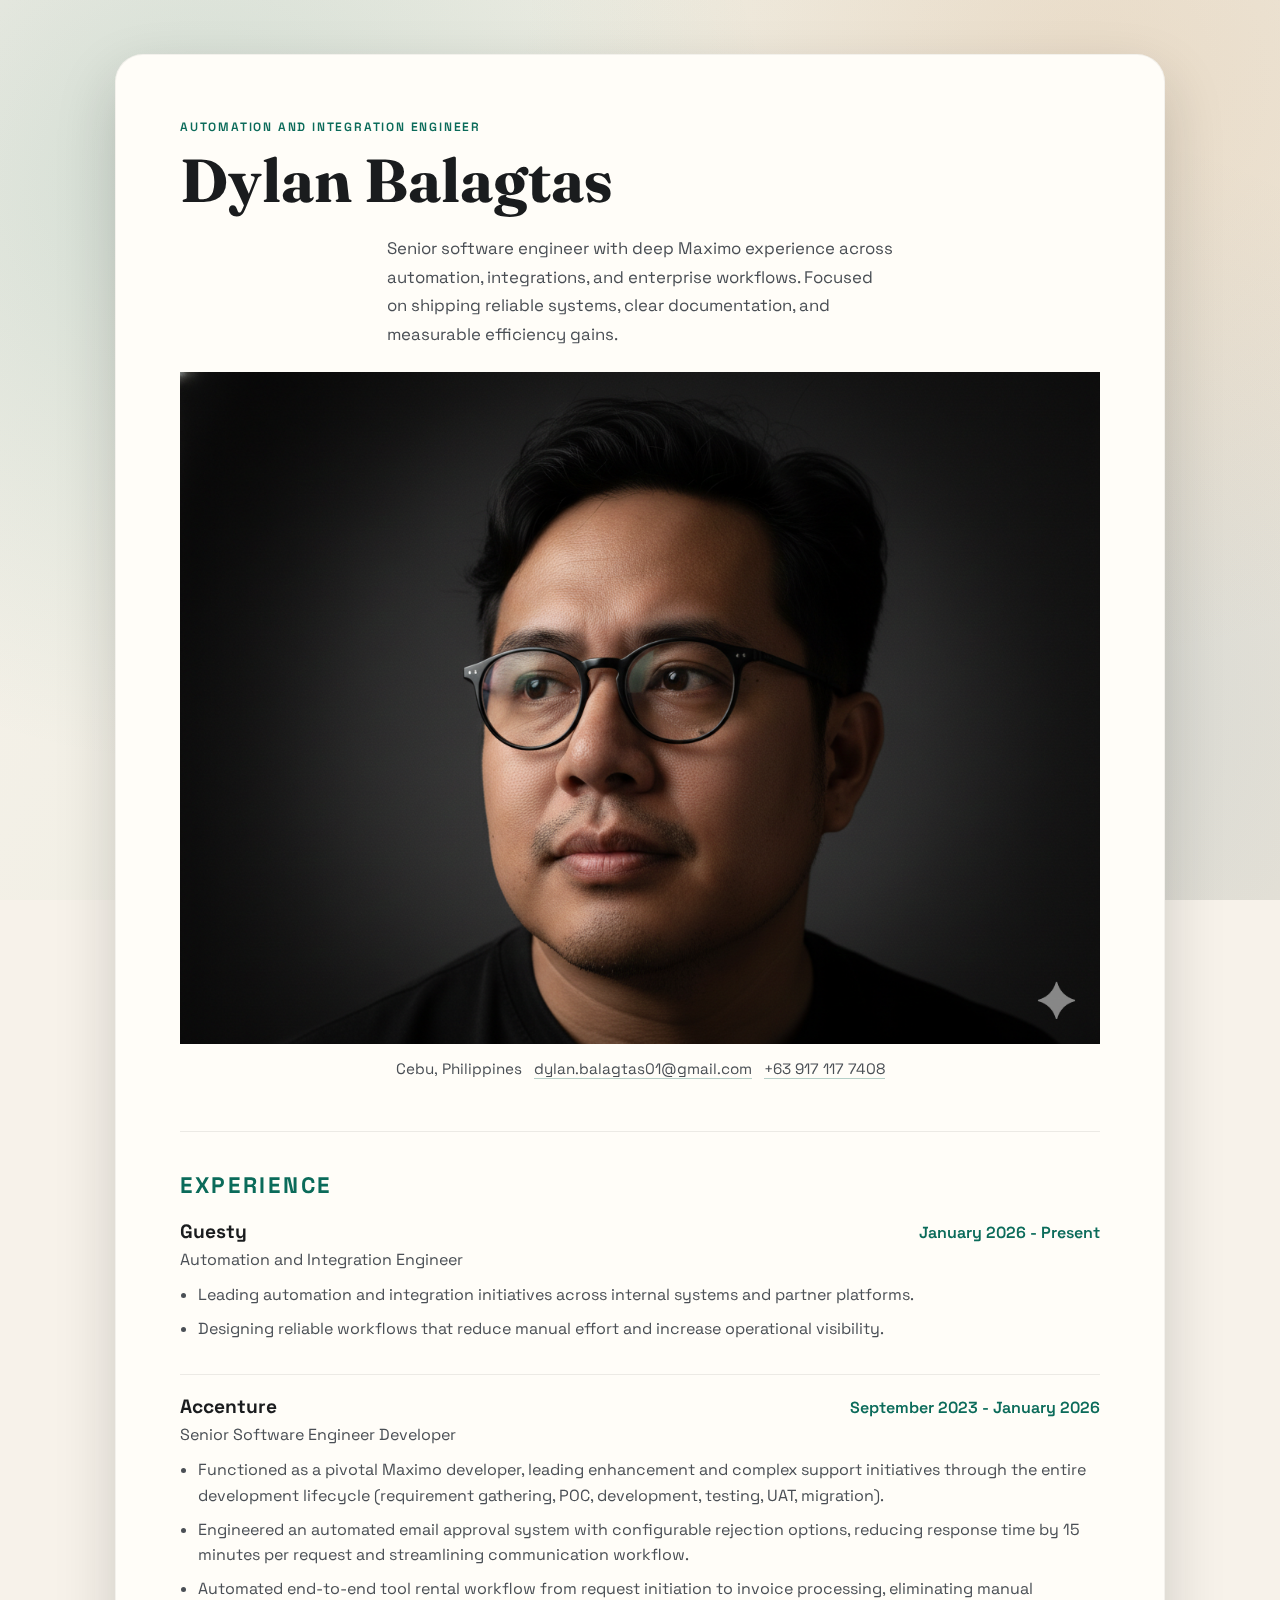
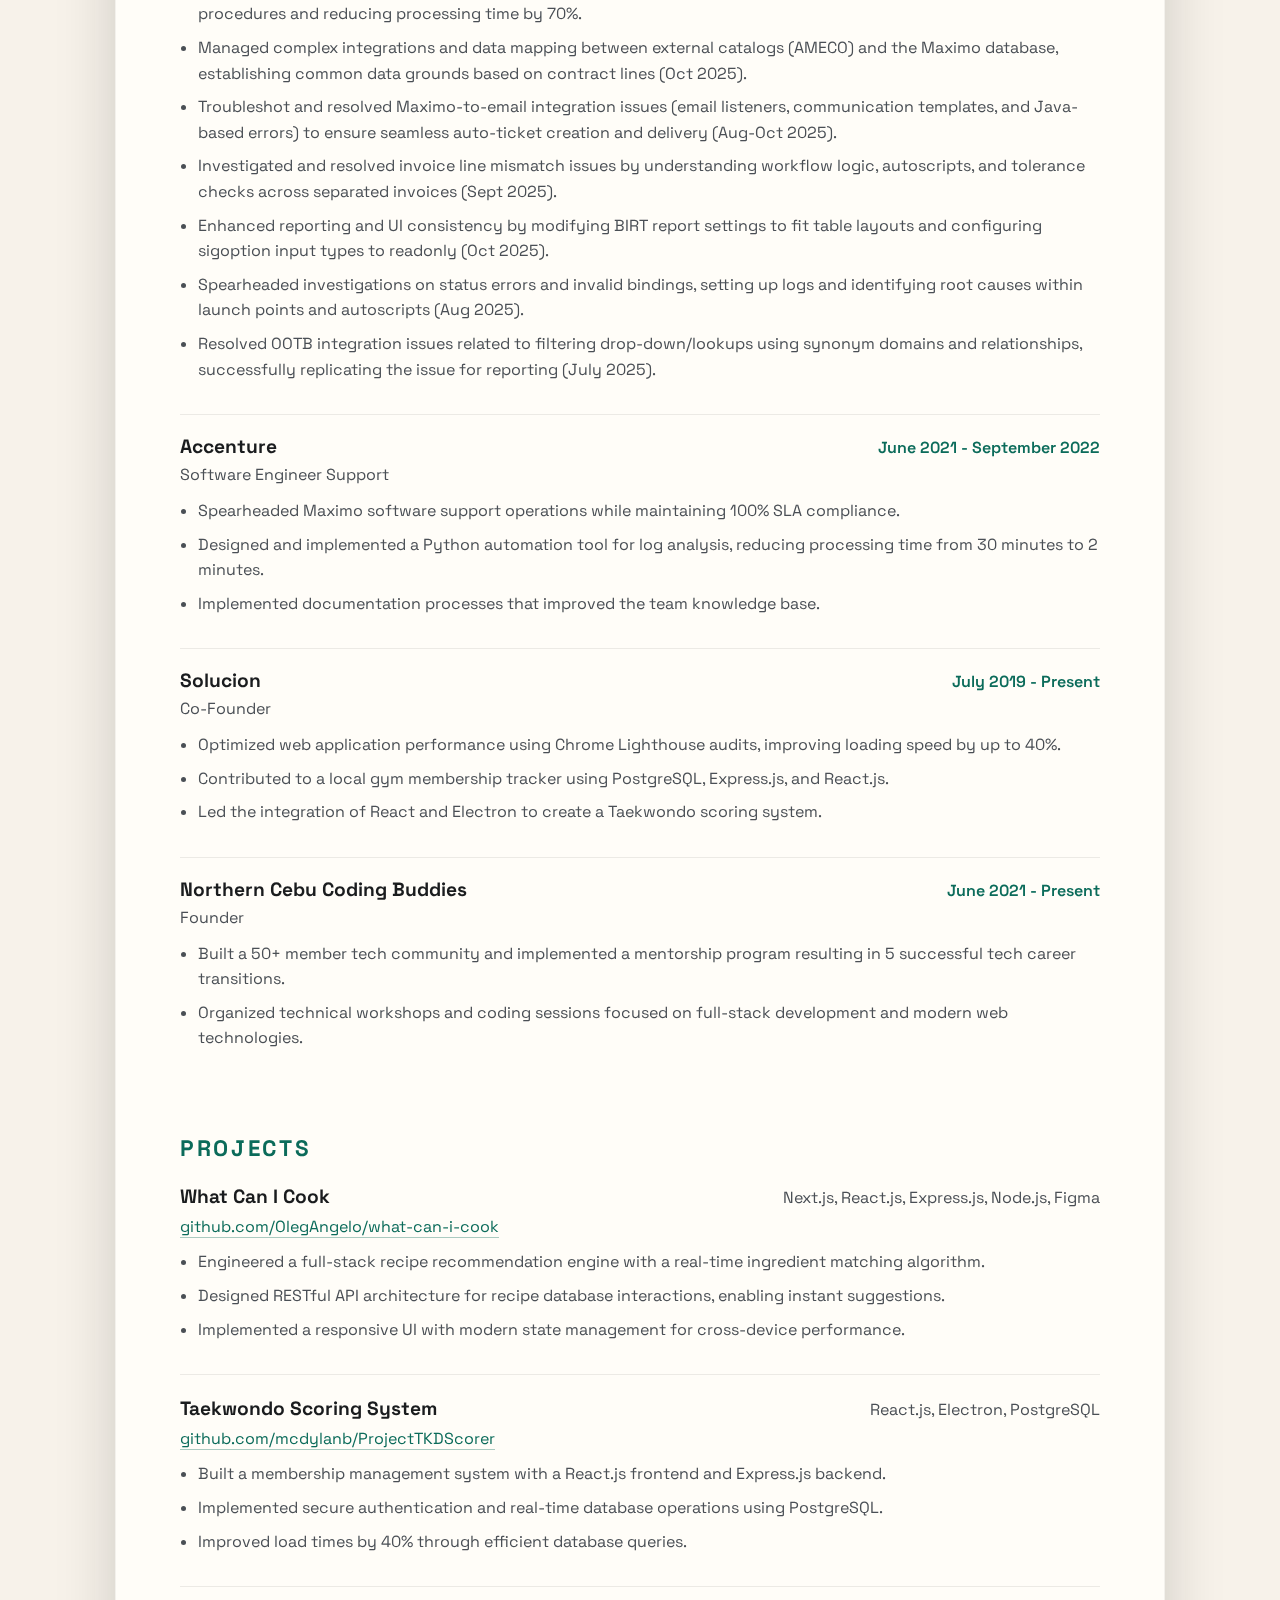
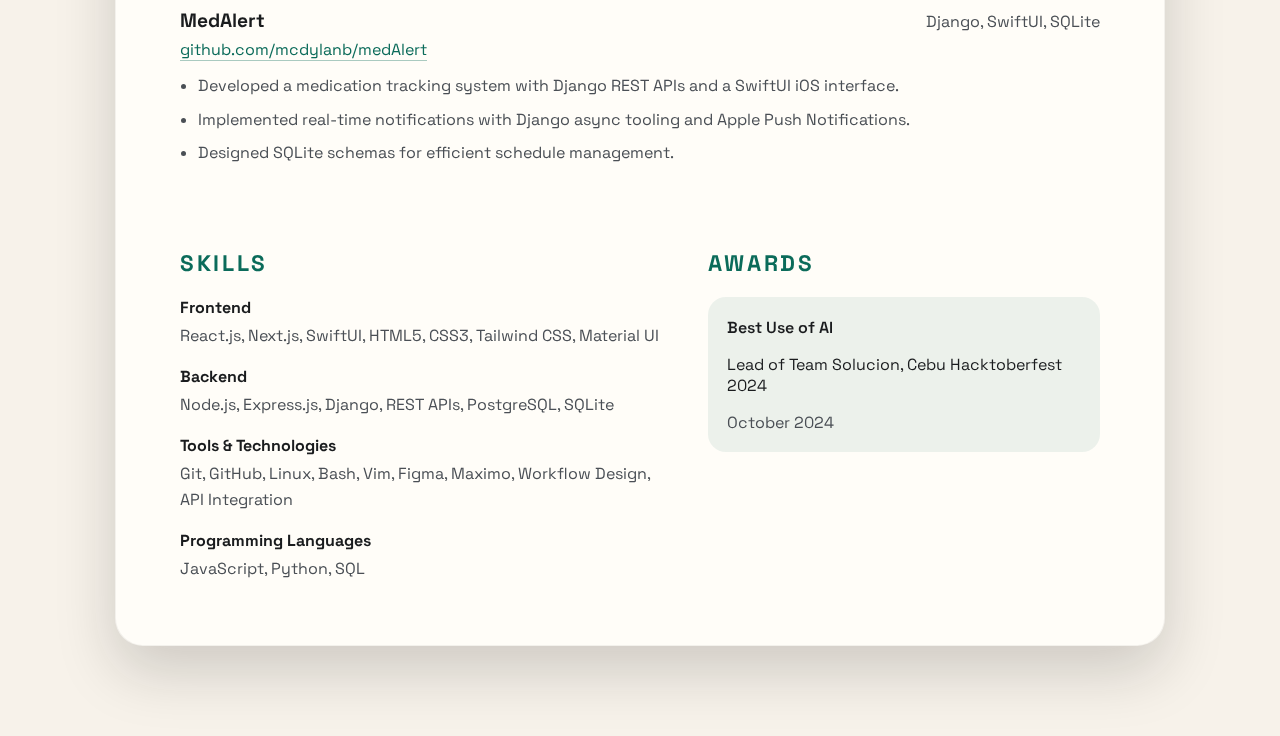
<file: index.html>
<!doctype html>
<html lang="en">
  <head>
    <meta charset="utf-8" />
    <meta name="viewport" content="width=device-width, initial-scale=1" />
    <title>Dylan Balagtas | Resume</title>
    <link rel="preconnect" href="https://fonts.googleapis.com" />
    <link rel="preconnect" href="https://fonts.gstatic.com" crossorigin />
    <link
      href="https://fonts.googleapis.com/css2?family=Fraunces:opsz,wght@9..144,500;9..144,700&family=Space+Grotesk:wght@400;500;600&display=swap"
      rel="stylesheet"
    />
    <link rel="stylesheet" href="styles.css" />
  </head>
  <body>
    <div class="parallax" aria-hidden="true"></div>
    <main class="page">
      <section class="resume">
        <header class="hero">
          <div class="hero-main">
            <p class="eyebrow">Automation and Integration Engineer</p>
            <h1>Dylan Balagtas</h1>
            <p class="summary">
              Senior software engineer with deep Maximo experience across
              automation, integrations, and enterprise workflows. Focused on
              shipping reliable systems, clear documentation, and measurable
              efficiency gains.
            </p>
          </div>
          <div class="hero-aside">
            <img
              class="avatar"
              src="profile.png"
              alt="Portrait of Dylan Balagtas"
              loading="lazy"
            />
            <div class="contact">
              <p>Cebu, Philippines</p>
              <p><a href="mailto:dylan.balagtas01@gmail.com">dylan.balagtas01@gmail.com</a></p>
              <p><a href="tel:+639171177408">+63 917 117 7408</a></p>
            </div>
          </div>
        </header>

        <section class="section">
          <h2>Experience</h2>

          <div class="role">
            <div class="role-head">
              <div>
                <h3>Guesty</h3>
                <p class="role-title">Automation and Integration Engineer</p>
              </div>
              <p class="role-meta">January 2026 - Present</p>
            </div>
            <ul>
              <li>Leading automation and integration initiatives across internal systems and partner platforms.</li>
              <li>Designing reliable workflows that reduce manual effort and increase operational visibility.</li>
            </ul>
          </div>

          <div class="role">
            <div class="role-head">
              <div>
                <h3>Accenture</h3>
                <p class="role-title">Senior Software Engineer Developer</p>
              </div>
              <p class="role-meta">September 2023 - January 2026</p>
            </div>
            <ul>
              <li>
                Functioned as a pivotal Maximo developer, leading enhancement
                and complex support initiatives through the entire development
                lifecycle (requirement gathering, POC, development, testing,
                UAT, migration).
              </li>
              <li>
                Engineered an automated email approval system with configurable
                rejection options, reducing response time by 15 minutes per
                request and streamlining communication workflow.
              </li>
              <li>
                Automated end-to-end tool rental workflow from request
                initiation to invoice processing, eliminating manual procedures
                and reducing processing time by 70%.
              </li>
              <li>
                Managed complex integrations and data mapping between external
                catalogs (AMECO) and the Maximo database, establishing common
                data grounds based on contract lines (Oct 2025).
              </li>
              <li>
                Troubleshot and resolved Maximo-to-email integration issues
                (email listeners, communication templates, and Java-based
                errors) to ensure seamless auto-ticket creation and delivery
                (Aug-Oct 2025).
              </li>
              <li>
                Investigated and resolved invoice line mismatch issues by
                understanding workflow logic, autoscripts, and tolerance checks
                across separated invoices (Sept 2025).
              </li>
              <li>
                Enhanced reporting and UI consistency by modifying BIRT report
                settings to fit table layouts and configuring sigoption input
                types to readonly (Oct 2025).
              </li>
              <li>
                Spearheaded investigations on status errors and invalid
                bindings, setting up logs and identifying root causes within
                launch points and autoscripts (Aug 2025).
              </li>
              <li>
                Resolved OOTB integration issues related to filtering
                drop-down/lookups using synonym domains and relationships,
                successfully replicating the issue for reporting (July 2025).
              </li>
            </ul>
          </div>

          <div class="role">
            <div class="role-head">
              <div>
                <h3>Accenture</h3>
                <p class="role-title">Software Engineer Support</p>
              </div>
              <p class="role-meta">June 2021 - September 2022</p>
            </div>
            <ul>
              <li>
                Spearheaded Maximo software support operations while maintaining
                100% SLA compliance.
              </li>
              <li>
                Designed and implemented a Python automation tool for log
                analysis, reducing processing time from 30 minutes to 2 minutes.
              </li>
              <li>
                Implemented documentation processes that improved the team
                knowledge base.
              </li>
            </ul>
          </div>

          <div class="role">
            <div class="role-head">
              <div>
                <h3>Solucion</h3>
                <p class="role-title">Co-Founder</p>
              </div>
              <p class="role-meta">July 2019 - Present</p>
            </div>
            <ul>
              <li>
                Optimized web application performance using Chrome Lighthouse
                audits, improving loading speed by up to 40%.
              </li>
              <li>
                Contributed to a local gym membership tracker using PostgreSQL,
                Express.js, and React.js.
              </li>
              <li>
                Led the integration of React and Electron to create a
                Taekwondo scoring system.
              </li>
            </ul>
          </div>

          <div class="role">
            <div class="role-head">
              <div>
                <h3>Northern Cebu Coding Buddies</h3>
                <p class="role-title">Founder</p>
              </div>
              <p class="role-meta">June 2021 - Present</p>
            </div>
            <ul>
              <li>
                Built a 50+ member tech community and implemented a mentorship
                program resulting in 5 successful tech career transitions.
              </li>
              <li>
                Organized technical workshops and coding sessions focused on
                full-stack development and modern web technologies.
              </li>
            </ul>
          </div>
        </section>

        <section class="section">
          <h2>Projects</h2>

          <div class="project">
            <div class="project-head">
              <h3>What Can I Cook</h3>
              <p class="project-stack">Next.js, React.js, Express.js, Node.js, Figma</p>
            </div>
            <p class="project-links">
              <a href="https://github.com/OlegAngelo/what-can-i-cook">github.com/OlegAngelo/what-can-i-cook</a>
            </p>
            <ul>
              <li>
                Engineered a full-stack recipe recommendation engine with a
                real-time ingredient matching algorithm.
              </li>
              <li>
                Designed RESTful API architecture for recipe database
                interactions, enabling instant suggestions.
              </li>
              <li>
                Implemented a responsive UI with modern state management for
                cross-device performance.
              </li>
            </ul>
          </div>

          <div class="project">
            <div class="project-head">
              <h3>Taekwondo Scoring System</h3>
              <p class="project-stack">React.js, Electron, PostgreSQL</p>
            </div>
            <p class="project-links">
              <a href="https://github.com/mcdylanb/ProjectTKDScorer">github.com/mcdylanb/ProjectTKDScorer</a>
            </p>
            <ul>
              <li>
                Built a membership management system with a React.js frontend
                and Express.js backend.
              </li>
              <li>
                Implemented secure authentication and real-time database
                operations using PostgreSQL.
              </li>
              <li>
                Improved load times by 40% through efficient database queries.
              </li>
            </ul>
          </div>

          <div class="project">
            <div class="project-head">
              <h3>MedAlert</h3>
              <p class="project-stack">Django, SwiftUI, SQLite</p>
            </div>
            <p class="project-links">
              <a href="https://github.com/mcdylanb/medAlert">github.com/mcdylanb/medAlert</a>
            </p>
            <ul>
              <li>
                Developed a medication tracking system with Django REST APIs
                and a SwiftUI iOS interface.
              </li>
              <li>
                Implemented real-time notifications with Django async tooling
                and Apple Push Notifications.
              </li>
              <li>
                Designed SQLite schemas for efficient schedule management.
              </li>
            </ul>
          </div>
        </section>

        <section class="section split">
          <div>
            <h2>Skills</h2>
            <div class="skills">
              <div>
                <h4>Frontend</h4>
                <p>React.js, Next.js, SwiftUI, HTML5, CSS3, Tailwind CSS, Material UI</p>
              </div>
              <div>
                <h4>Backend</h4>
                <p>Node.js, Express.js, Django, REST APIs, PostgreSQL, SQLite</p>
              </div>
              <div>
                <h4>Tools & Technologies</h4>
                <p>Git, GitHub, Linux, Bash, Vim, Figma, Maximo, Workflow Design, API Integration</p>
              </div>
              <div>
                <h4>Programming Languages</h4>
                <p>JavaScript, Python, SQL</p>
              </div>
            </div>
          </div>
          <div>
            <h2>Awards</h2>
            <div class="award">
              <p class="award-title">Best Use of AI</p>
              <p>Lead of Team Solucion, Cebu Hacktoberfest 2024</p>
              <p class="award-meta">October 2024</p>
            </div>
          </div>
        </section>
      </section>
    </main>
  </body>
</html>
</file>
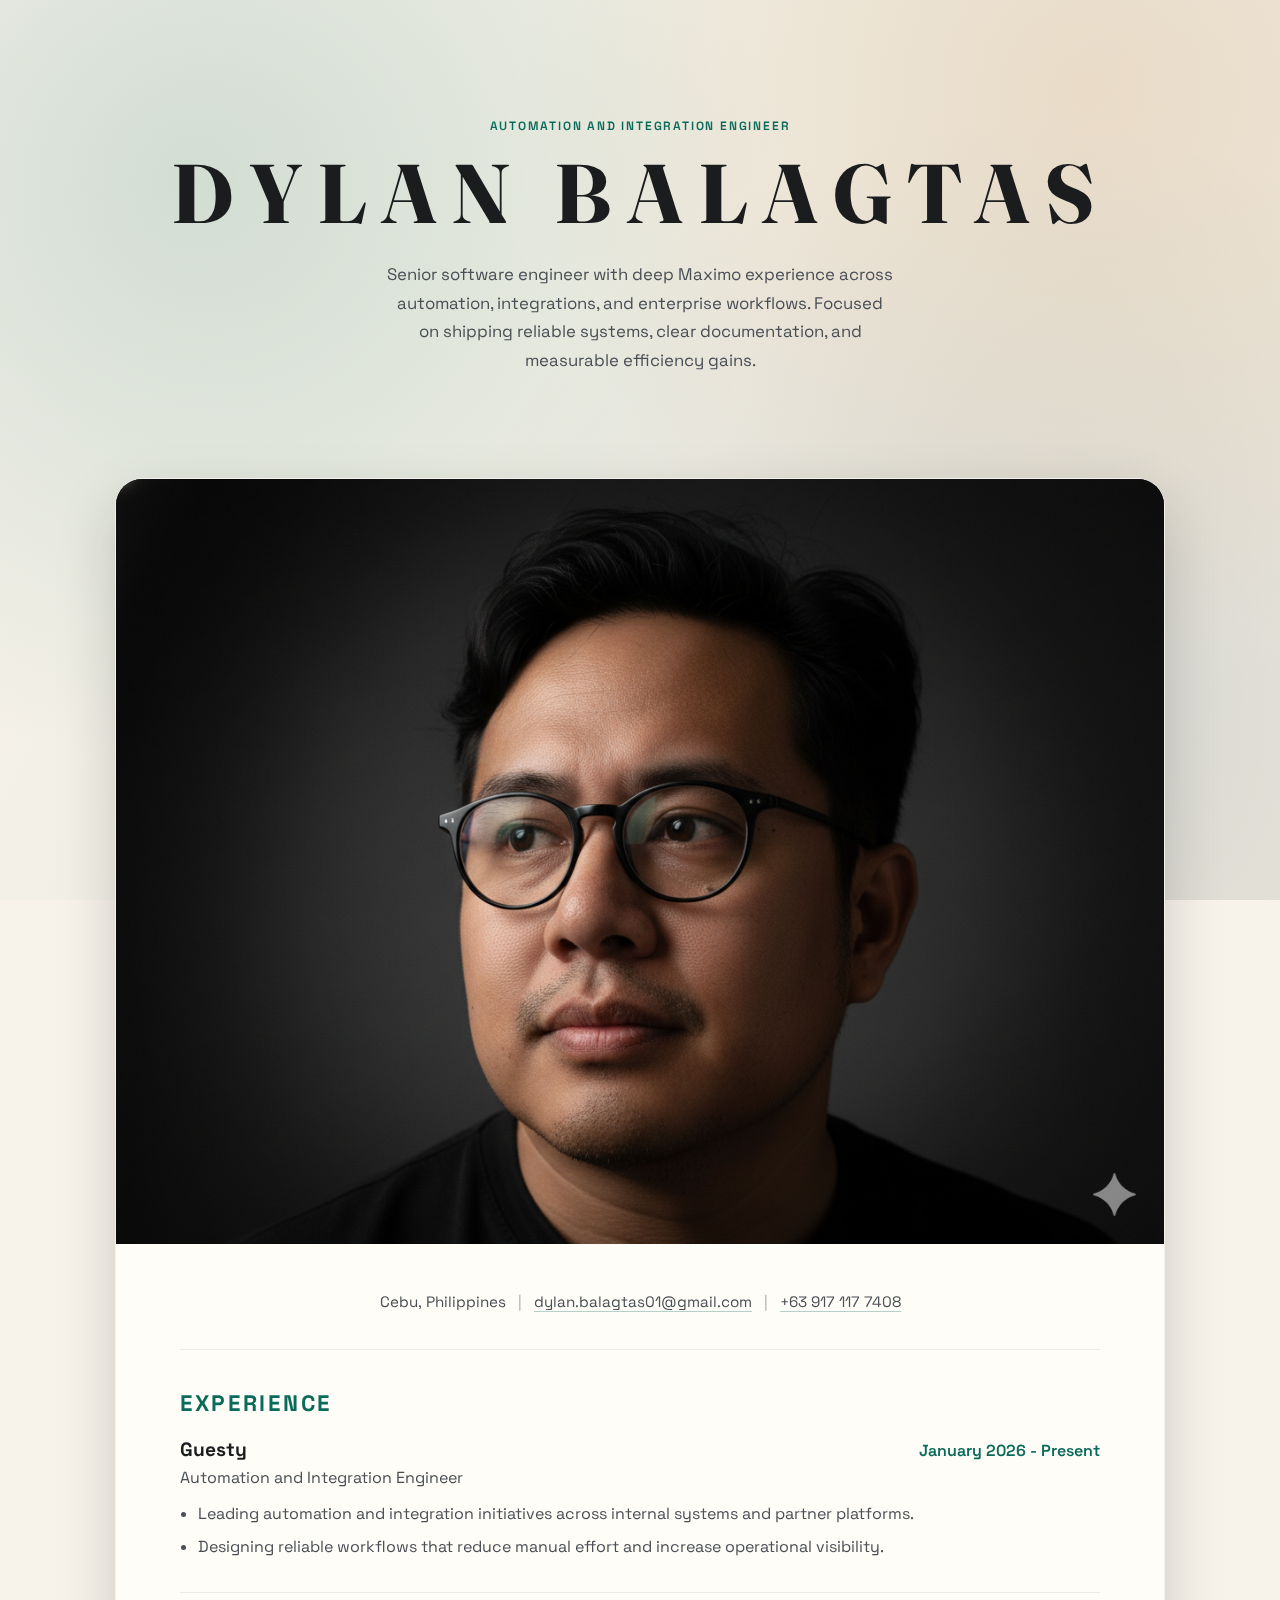
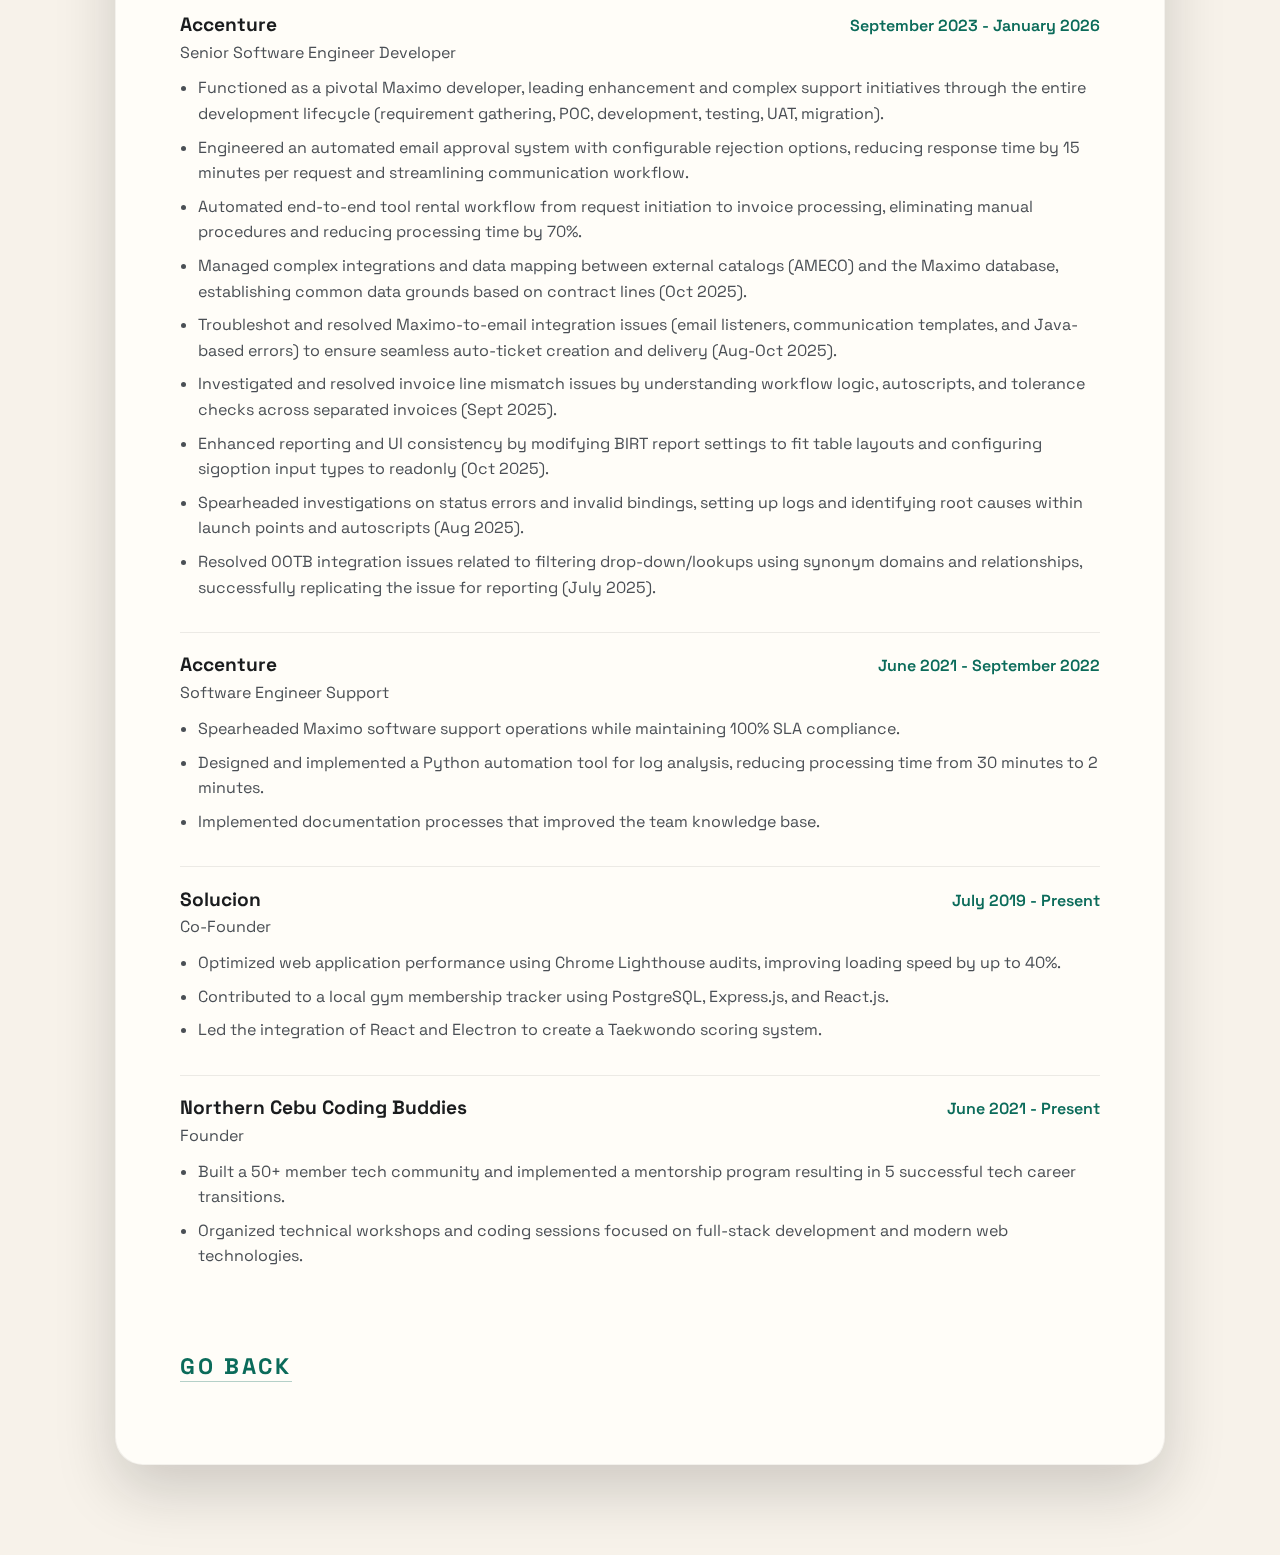
<file: experience.html>
<!doctype html>
<html lang="en">
  <head>
    <meta charset="utf-8" />
    <meta name="viewport" content="width=device-width, initial-scale=1" />
    <title>Dylan Balagtas | Resume</title>
    <link rel="preconnect" href="https://fonts.googleapis.com" />
    <link rel="preconnect" href="https://fonts.gstatic.com" crossorigin />
    <link
      href="https://fonts.googleapis.com/css2?family=Fraunces:opsz,wght@9..144,500;9..144,700&family=Space+Grotesk:wght@400;500;600&display=swap"
      rel="stylesheet"
    />
    <link rel="stylesheet" href="styles.css" />
  </head>
  <body>
    <div class="parallax" aria-hidden="true"></div>
    <main class="page">
      <section class="title-wrap">
        <p class="eyebrow">Automation and Integration Engineer</p>
        <h1 class="title">Dylan Balagtas</h1>
        <p class="summary">
          Senior software engineer with deep Maximo experience across
          automation, integrations, and enterprise workflows. Focused on
          shipping reliable systems, clear documentation, and measurable
          efficiency gains.
        </p>
      </section>
      <section class="resume">
        <header class="hero">
          <div class="hero-image">
            <img
              class="avatar"
              src="profile.png"
              alt="Portrait of Dylan Balagtas"
              loading="lazy"
            />
          </div>
          <div class="hero-info">
            <div class="contact">
              <span>Cebu, Philippines</span>
              <span><a href="mailto:dylan.balagtas01@gmail.com">dylan.balagtas01@gmail.com</a></span>
              <span><a href="tel:+639171177408">+63 917 117 7408</a></span>
            </div>
          </div>
        </header>

        <section class="section">
          <h2>Experience</h2>

          <div class="role">
            <div class="role-head">
              <div>
                <h3>Guesty</h3>
                <p class="role-title">Automation and Integration Engineer</p>
              </div>
              <p class="role-meta">January 2026 - Present</p>
            </div>
            <ul>
              <li>Leading automation and integration initiatives across internal systems and partner platforms.</li>
              <li>Designing reliable workflows that reduce manual effort and increase operational visibility.</li>
            </ul>
          </div>

          <div class="role">
            <div class="role-head">
              <div>
                <h3>Accenture</h3>
                <p class="role-title">Senior Software Engineer Developer</p>
              </div>
              <p class="role-meta">September 2023 - January 2026</p>
            </div>
            <ul>
              <li>
                Functioned as a pivotal Maximo developer, leading enhancement
                and complex support initiatives through the entire development
                lifecycle (requirement gathering, POC, development, testing,
                UAT, migration).
              </li>
              <li>
                Engineered an automated email approval system with configurable
                rejection options, reducing response time by 15 minutes per
                request and streamlining communication workflow.
              </li>
              <li>
                Automated end-to-end tool rental workflow from request
                initiation to invoice processing, eliminating manual procedures
                and reducing processing time by 70%.
              </li>
              <li>
                Managed complex integrations and data mapping between external
                catalogs (AMECO) and the Maximo database, establishing common
                data grounds based on contract lines (Oct 2025).
              </li>
              <li>
                Troubleshot and resolved Maximo-to-email integration issues
                (email listeners, communication templates, and Java-based
                errors) to ensure seamless auto-ticket creation and delivery
                (Aug-Oct 2025).
              </li>
              <li>
                Investigated and resolved invoice line mismatch issues by
                understanding workflow logic, autoscripts, and tolerance checks
                across separated invoices (Sept 2025).
              </li>
              <li>
                Enhanced reporting and UI consistency by modifying BIRT report
                settings to fit table layouts and configuring sigoption input
                types to readonly (Oct 2025).
              </li>
              <li>
                Spearheaded investigations on status errors and invalid
                bindings, setting up logs and identifying root causes within
                launch points and autoscripts (Aug 2025).
              </li>
              <li>
                Resolved OOTB integration issues related to filtering
                drop-down/lookups using synonym domains and relationships,
                successfully replicating the issue for reporting (July 2025).
              </li>
            </ul>
          </div>

          <div class="role">
            <div class="role-head">
              <div>
                <h3>Accenture</h3>
                <p class="role-title">Software Engineer Support</p>
              </div>
              <p class="role-meta">June 2021 - September 2022</p>
            </div>
            <ul>
              <li>
                Spearheaded Maximo software support operations while maintaining
                100% SLA compliance.
              </li>
              <li>
                Designed and implemented a Python automation tool for log
                analysis, reducing processing time from 30 minutes to 2 minutes.
              </li>
              <li>
                Implemented documentation processes that improved the team
                knowledge base.
              </li>
            </ul>
          </div>

          <div class="role">
            <div class="role-head">
              <div>
                <h3>Solucion</h3>
                <p class="role-title">Co-Founder</p>
              </div>
              <p class="role-meta">July 2019 - Present</p>
            </div>
            <ul>
              <li>
                Optimized web application performance using Chrome Lighthouse
                audits, improving loading speed by up to 40%.
              </li>
              <li>
                Contributed to a local gym membership tracker using PostgreSQL,
                Express.js, and React.js.
              </li>
              <li>
                Led the integration of React and Electron to create a
                Taekwondo scoring system.
              </li>
            </ul>
          </div>

          <div class="role">
            <div class="role-head">
              <div>
                <h3>Northern Cebu Coding Buddies</h3>
                <p class="role-title">Founder</p>
              </div>
              <p class="role-meta">June 2021 - Present</p>
            </div>
            <ul>
              <li>
                Built a 50+ member tech community and implemented a mentorship
                program resulting in 5 successful tech career transitions.
              </li>
              <li>
                Organized technical workshops and coding sessions focused on
                full-stack development and modern web technologies.
              </li>
            </ul>
          </div>
        </section>

     
        <section class="section">
          <h2> <a href="index.html">Go Back</a></h2>


        </section>
      </section>
    </main>
  </body>
</html>
</file>
<file: styles.css>
:root {
  color-scheme: light;
  --bg: #f7f2ea;
  --ink: #1a1c1e;
  --muted: #4a4f55;
  --card: #fffdf8;
  --accent: #0b6b5a;
  --shadow: 0 25px 60px rgba(20, 20, 20, 0.18);
  --radius: 28px;
}

* {
  box-sizing: border-box;
}

body {
  margin: 0;
  font-family: "Space Grotesk", "Helvetica Neue", Arial, sans-serif;
  color: var(--ink);
  background: var(--bg);
  min-height: 100vh;
}

.parallax {
  position: fixed;
  inset: 0;
  z-index: -2;
  background:
    radial-gradient(circle at 15% 20%, rgba(11, 107, 90, 0.15), transparent 45%),
    radial-gradient(circle at 85% 10%, rgba(198, 137, 76, 0.18), transparent 42%),
    radial-gradient(circle at 80% 80%, rgba(23, 68, 102, 0.12), transparent 48%),
    linear-gradient(120deg, #f7f2ea 0%, #f1efe5 40%, #efe9dd 100%);
  background-attachment: fixed;
  animation: drift 18s ease-in-out infinite alternate;
}

.page {
  padding: 6vh 6vw 10vh;
  display: flex;
  justify-content: center;
  flex-direction: column;
  gap: clamp(1.5rem, 4vw, 2.5rem);
  align-items: center;
}

.title-wrap {
  width: min(1050px, 100%);
  position: relative;
  text-align: center;
  padding: clamp(2rem, 5vw, 4rem) clamp(1.5rem, 4vw, 3rem);
  border-radius: calc(var(--radius) + 8px);
  overflow: hidden;
  animation: fade-up 1s ease-out both;
}

.resume {
  width: min(1050px, 100%);
  background: var(--card);
  border-radius: var(--radius);
  box-shadow: var(--shadow);
  padding: clamp(2rem, 5vw, 4.5rem);
  backdrop-filter: blur(6px);
  border: 1px solid rgba(10, 10, 10, 0.05);
  animation: fade-up 1s ease-out 0.1s both;
  transition: transform 0.35s ease, box-shadow 0.35s ease;
}

.resume:hover {
  transform: translateY(-6px) scale(1.01);
  box-shadow: 0 35px 80px rgba(20, 20, 20, 0.22);
}

.hero {
  display: grid;
  gap: 1.5rem;
  border-bottom: 1px solid rgba(10, 10, 10, 0.08);
  padding-bottom: clamp(1.5rem, 3vw, 2.5rem);
  margin-bottom: clamp(1.5rem, 3vw, 2.5rem);
}

.hero-image {
  margin: calc(clamp(2rem, 5vw, 4.5rem) * -1);
  margin-bottom: 1.5rem;
  border-radius: calc(var(--radius) - 2px) calc(var(--radius) - 2px) 0 0;
  overflow: hidden;
  position: relative;
  background: #121214;
}

.hero-info {
  display: grid;
}

.avatar {
  width: 100%;
  object-fit: cover;
  object-position: center 6%;
  display: block;
  transition: transform 0.45s ease;
}

.hero-image:hover .avatar {
  transform: scale(1.03);
}

.eyebrow {
  text-transform: uppercase;
  letter-spacing: 0.15em;
  font-size: 0.75rem;
  color: var(--accent);
  margin: 0 0 0.5rem;
  font-weight: 600;
}

h1 {
  font-family: "Fraunces", "Times New Roman", serif;
  font-size: clamp(2.4rem, 4.8vw, 3.8rem);
  margin: 0 0 1rem;
}

.title {
  font-family: "Fraunces", "Times New Roman", serif;
  font-size: clamp(3rem, 8vw, 5.2rem);
  text-transform: uppercase;
  letter-spacing: 0.18em;
  margin: 0 0 1rem;
}

.summary {
  font-size: 1.05rem;
  line-height: 1.7;
  color: var(--muted);
  max-width: 46ch;
  margin: 0 auto;
}

.contact {
  display: flex;
  flex-wrap: wrap;
  justify-content: center;
  gap: 0.75rem;
  font-size: 0.95rem;
  color: var(--muted);
  text-align: left;
}

.contact span + span::before {
  content: "|";
  margin-right: 0.75rem;
  color: rgba(26, 28, 30, 0.35);
}

a {
  color: inherit;
  text-decoration: none;
  border-bottom: 1px solid rgba(11, 107, 90, 0.3);
  position: relative;
  transition: color 0.25s ease;
}

a::after,
.project-links a::after {
  content: "";
  position: absolute;
  left: 0;
  bottom: -2px;
  height: 2px;
  width: 100%;
  background: linear-gradient(90deg, rgba(11, 107, 90, 0.8), rgba(255, 214, 170, 0.9));
  transform: scaleX(0);
  transform-origin: left;
  transition: transform 0.3s ease;
}

a:hover,
.contact a:focus-visible {
  color: var(--accent);
}

a:hover::after,
a:focus-visible::after,
.project-links a:hover::after,
.project-links a:focus-visible::after {
  transform: scaleX(1);
}

.section {
  margin-bottom: clamp(2rem, 4vw, 3.5rem);
}

.section:last-of-type {
  margin-bottom: 0;
}

h2 {
  font-size: 1.4rem;
  margin: 0 0 1.2rem;
  text-transform: uppercase;
  letter-spacing: 0.12em;
  color: var(--accent);
}

.role,
.project {
  padding: 1.2rem 0 1.5rem;
  border-top: 1px solid rgba(10, 10, 10, 0.08);
}

.role:first-of-type,
.project:first-of-type {
  border-top: none;
  padding-top: 0;
}

.role-head,
.project-head {
  display: flex;
  justify-content: space-between;
  gap: 1rem;
  flex-wrap: wrap;
  align-items: baseline;
}

.role-head h3,
.project-head h3 {
  margin: 0;
  font-size: 1.2rem;
}

.role-title {
  margin: 0.3rem 0 0;
  color: var(--muted);
}

.role-meta {
  margin: 0;
  font-weight: 600;
  color: var(--accent);
}

.project-stack {
  margin: 0.3rem 0 0;
  color: var(--muted);
}

.project-links {
  margin: 0.4rem 0 0.8rem;
}

.project-links a {
  color: var(--accent);
  text-decoration: none;
  border-bottom: 1px solid rgba(11, 107, 90, 0.35);
  position: relative;
  transition: color 0.25s ease, transform 0.25s ease;
}

.project-links a:hover,
.project-links a:focus-visible {
  color: #0f7d69;
  transform: translateY(-1px);
}

ul {
  padding-left: 1.1rem;
  margin: 0.8rem 0 0;
  color: var(--muted);
}

li {
  margin-bottom: 0.5rem;
  line-height: 1.6;
}

.split {
  display: grid;
  grid-template-columns: 1.1fr 0.9fr;
  gap: clamp(1.5rem, 4vw, 3rem);
  align-items: start;
}

.skills {
  display: grid;
  gap: 1.1rem;
}

.skills h4 {
  margin: 0 0 0.3rem;
  font-size: 1rem;
}

.skills p {
  margin: 0;
  color: var(--muted);
  line-height: 1.6;
}

.award {
  background: rgba(11, 107, 90, 0.08);
  padding: 1.2rem;
  border-radius: 18px;
}

.award-title {
  font-weight: 600;
  margin: 0 0 0.4rem;
}

.award-meta {
  margin: 0.6rem 0 0;
  color: var(--muted);
}

@media (max-width: 900px) {
  .contact {
    text-align: center;
  }

  .split {
    grid-template-columns: 1fr;
  }
  .avatar {
    object-position: center 4%;
  }
}

@media (min-width: 768px) and (max-width: 1440px) {
  .avatar {
    object-position: center 4%;
  }
}

@media (max-width: 600px) {
  .page {
    padding: 4vh 4vw 8vh;
  }

  .resume {
    padding: 2rem 1.6rem;
    border-radius: 20px;
  }

  h2 {
    font-size: 1.1rem;
  }
  .avatar {
    object-position: center 5%;
  }
}

@keyframes fade-up {
  from {
    opacity: 0;
    transform: translateY(14px);
  }
  to {
    opacity: 1;
    transform: translateY(0);
  }
}

@keyframes drift {
  from {
    background-position: 0% 0%;
  }
  to {
    background-position: 100% 100%;
  }
}
</file>
